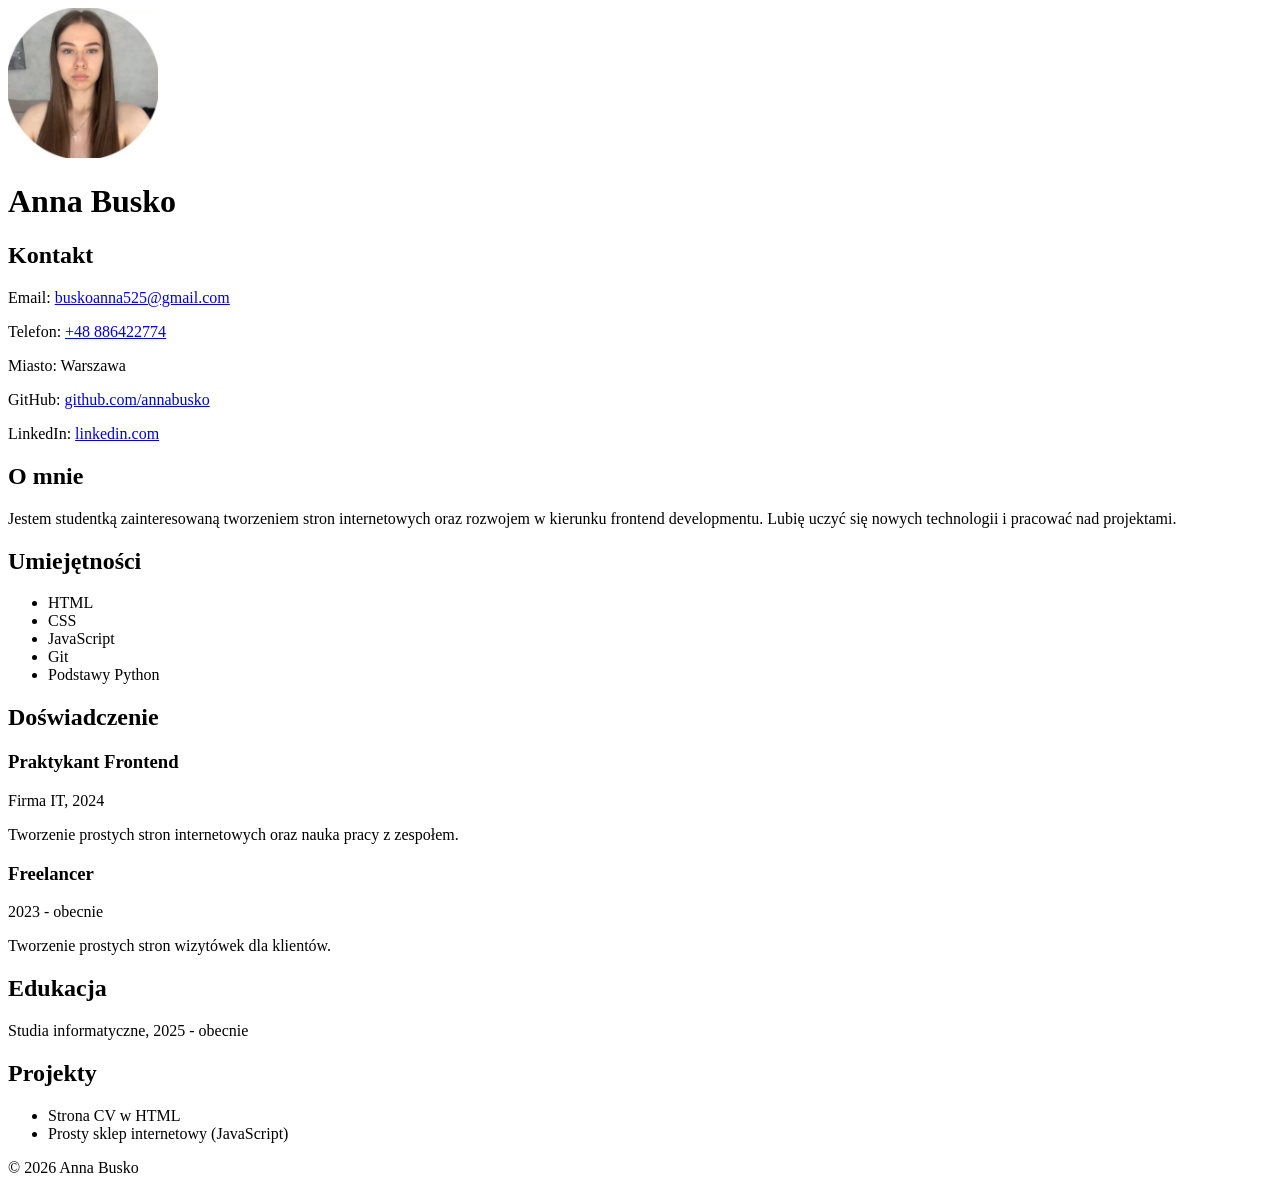
<file: zad1_cv/index.html>
<!DOCTYPE html>
<html lang="pl">
<head>
    <meta charset="UTF-8">
    <title>Anna Busko - CV</title>
</head>

<body>

<header>

    <img src="photo.jpeg" alt="Zdjęcie Anna Busko" width="150">

    <h1>Anna Busko</h1>
</header>

<main>

    <section>
        <h2>Kontakt</h2>
        <p>Email: <a href="mailto:buskoanna525@gmail.com">buskoanna525@gmail.com</a></p>
        <p>Telefon: <a href="tel:+48886422774">+48 886422774</a></p>
        <p>Miasto: Warszawa</p>

        <p>
            GitHub: 
            <a href="https://github.com/abusko1" target="_blank" rel="noopener noreferrer">
                github.com/annabusko
            </a>
        </p>

        <p>
            LinkedIn: 
            <a href="https://www.linkedin.com/in/anna-busko-4892923ba/" target="_blank" rel="noopener noreferrer">
                linkedin.com
            </a>
        </p>
    </section>

    <section>
        <h2>O mnie</h2>
        <p>
            Jestem studentką zainteresowaną tworzeniem stron internetowych oraz rozwojem w kierunku frontend developmentu.
            Lubię uczyć się nowych technologii i pracować nad projektami.
        </p>
    </section>

    <section>
        <h2>Umiejętności</h2>
        <ul>
            <li>HTML</li>
            <li>CSS</li>
            <li>JavaScript</li>
            <li>Git</li>
            <li>Podstawy Python</li>
        </ul>
    </section>

    <section>
        <h2>Doświadczenie</h2>

        <article>
            <h3>Praktykant Frontend</h3>
            <p>Firma IT, 2024</p>
            <p>Tworzenie prostych stron internetowych oraz nauka pracy z zespołem.</p>
        </article>

        <article>
            <h3>Freelancer</h3>
            <p>2023 - obecnie</p>
            <p>Tworzenie prostych stron wizytówek dla klientów.</p>
        </article>

    </section>

    <section>
        <h2>Edukacja</h2>
        <p>Studia informatyczne, 2025 - obecnie</p>
    </section>

    <section>
        <h2>Projekty</h2>
        <ul>
            <li>Strona CV w HTML</li>
            <li>Prosty sklep internetowy (JavaScript)</li>
        </ul>
    </section>

</main>

<footer>
    <p>© 2026 Anna Busko</p>
</footer>

</body>
</html>
</file>
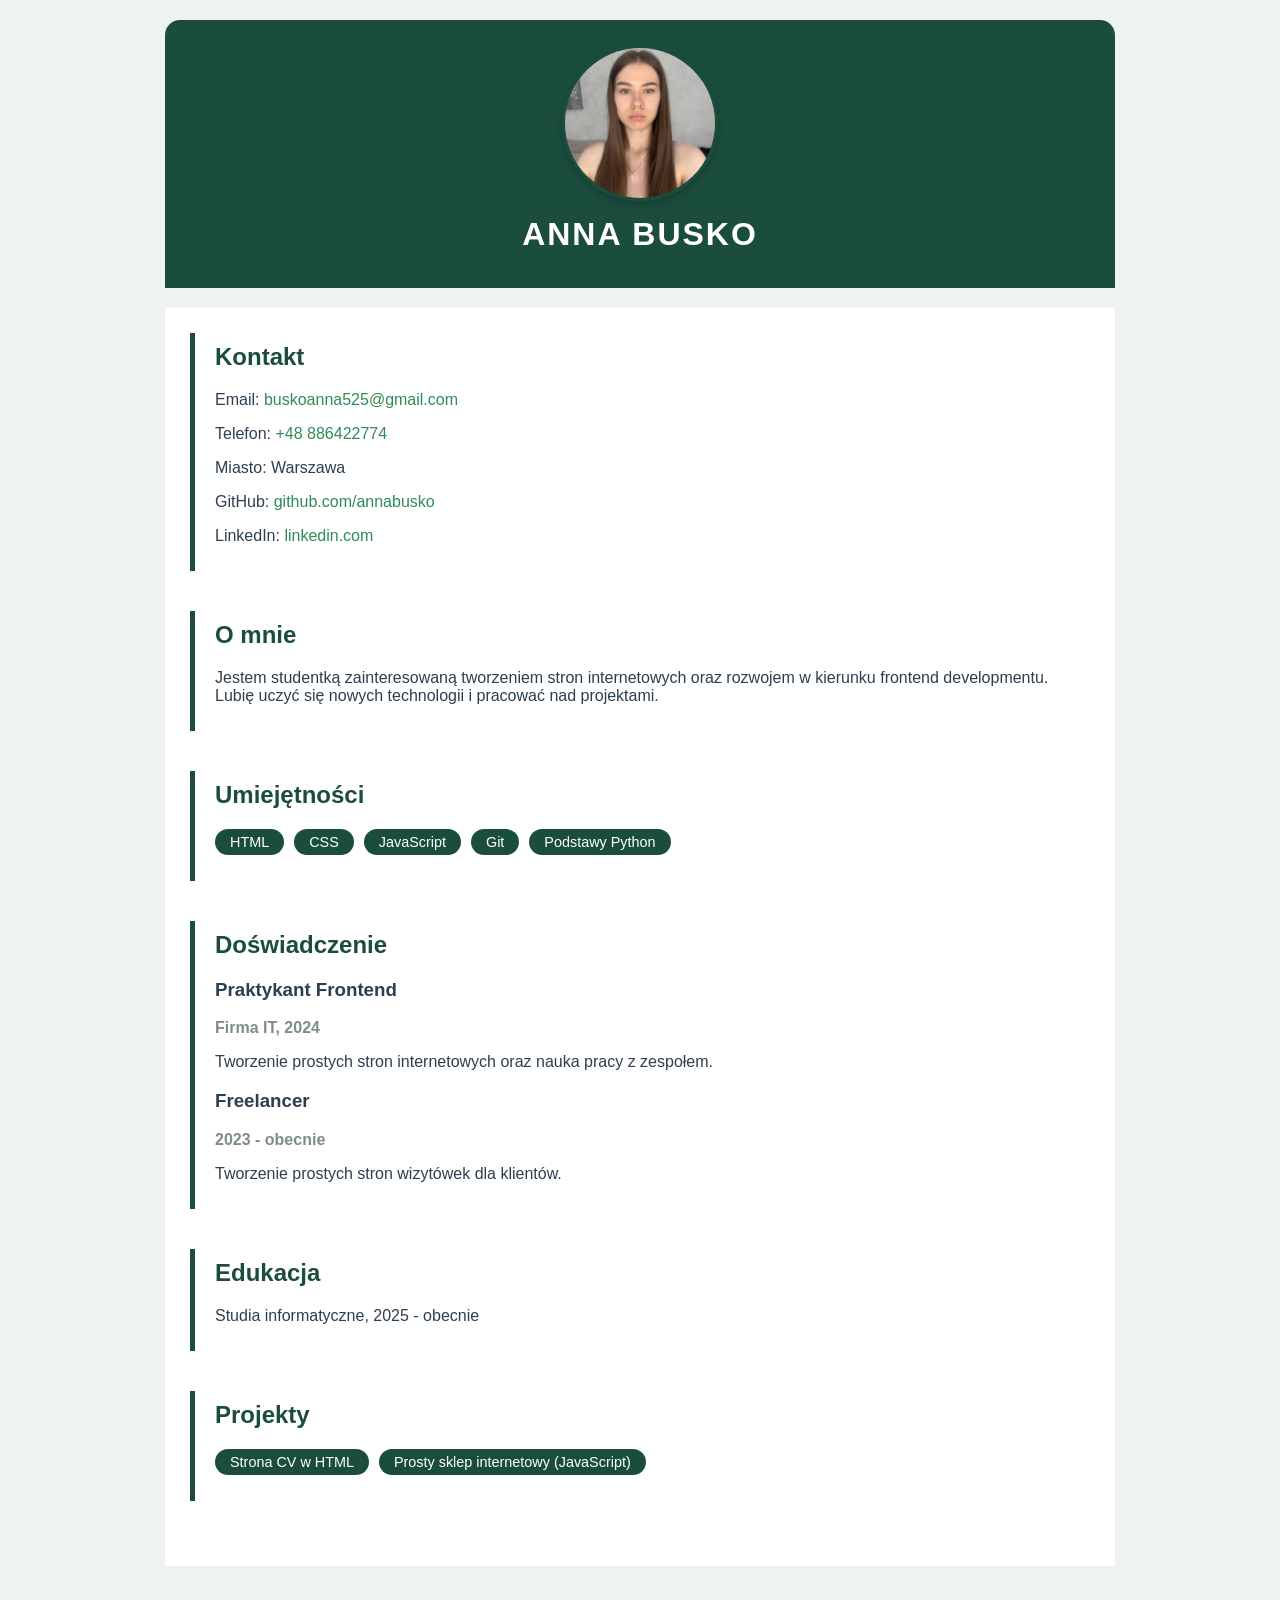
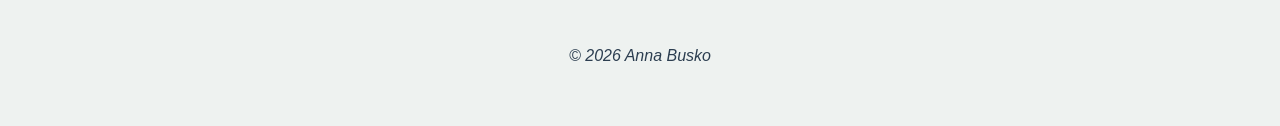
<file: zad2_css/index.html>
<!DOCTYPE html>
<html lang="pl">
<head>
    <meta charset="UTF-8">
    <meta name="viewport" content="width=device-width, initial-scale=1.0">
    <title>Anna Busko - CV</title>
    <link rel="stylesheet" href="styles.css">
</head>
<body>

<header>
    <img src="photo.jpeg" alt="Zdjęcie Anna Busko" class="profile-photo">
    <h1>Anna Busko</h1>
</header>

<main>
    <section>
        <h2>Kontakt</h2>
        <p>Email: <a href="mailto:buskoanna525@gmail.com">buskoanna525@gmail.com</a></p>
        <p>Telefon: <a href="tel:+48886422774">+48 886422774</a></p>
        <p>Miasto: Warszawa</p>
        <p>GitHub: <a href="https://github.com/abusko1" target="_blank" rel="noopener noreferrer">github.com/annabusko</a></p>
        <p>LinkedIn: <a href="https://www.linkedin.com/in/anna-busko-4892923ba/" target="_blank" rel="noopener noreferrer">linkedin.com</a></p>
    </section>

    <section>
        <h2>O mnie</h2>
        <p>Jestem studentką zainteresowaną tworzeniem stron internetowych oraz rozwojem w kierunku frontend developmentu. Lubię uczyć się nowych technologii i pracować nad projektami.</p>
    </section>

    <section>
        <h2>Umiejętności</h2>
        <ul>
            <li>HTML</li>
            <li>CSS</li>
            <li>JavaScript</li>
            <li>Git</li>
            <li>Podstawy Python</li>
        </ul>
    </section>

    <section>
        <h2>Doświadczenie</h2>
        <article>
            <h3>Praktykant Frontend</h3>
            <p class="date">Firma IT, 2024</p>
            <p>Tworzenie prostych stron internetowych oraz nauka pracy z zespołem.</p>
        </article>
        <article>
            <h3>Freelancer</h3>
            <p class="date">2023 - obecnie</p>
            <p>Tworzenie prostych stron wizytówek dla klientów.</p>
        </article>
    </section>

    <section>
        <h2>Edukacja</h2>
        <p>Studia informatyczne, 2025 - obecnie</p>
    </section>

    <section>
        <h2>Projekty</h2>
        <ul>
            <li>Strona CV w HTML</li>
            <li>Prosty sklep internetowy (JavaScript)</li>
        </ul>
    </section>
</main>

<footer>
    <p>© 2026 Anna Busko</p>
</footer>

</body>
</html>
</file>
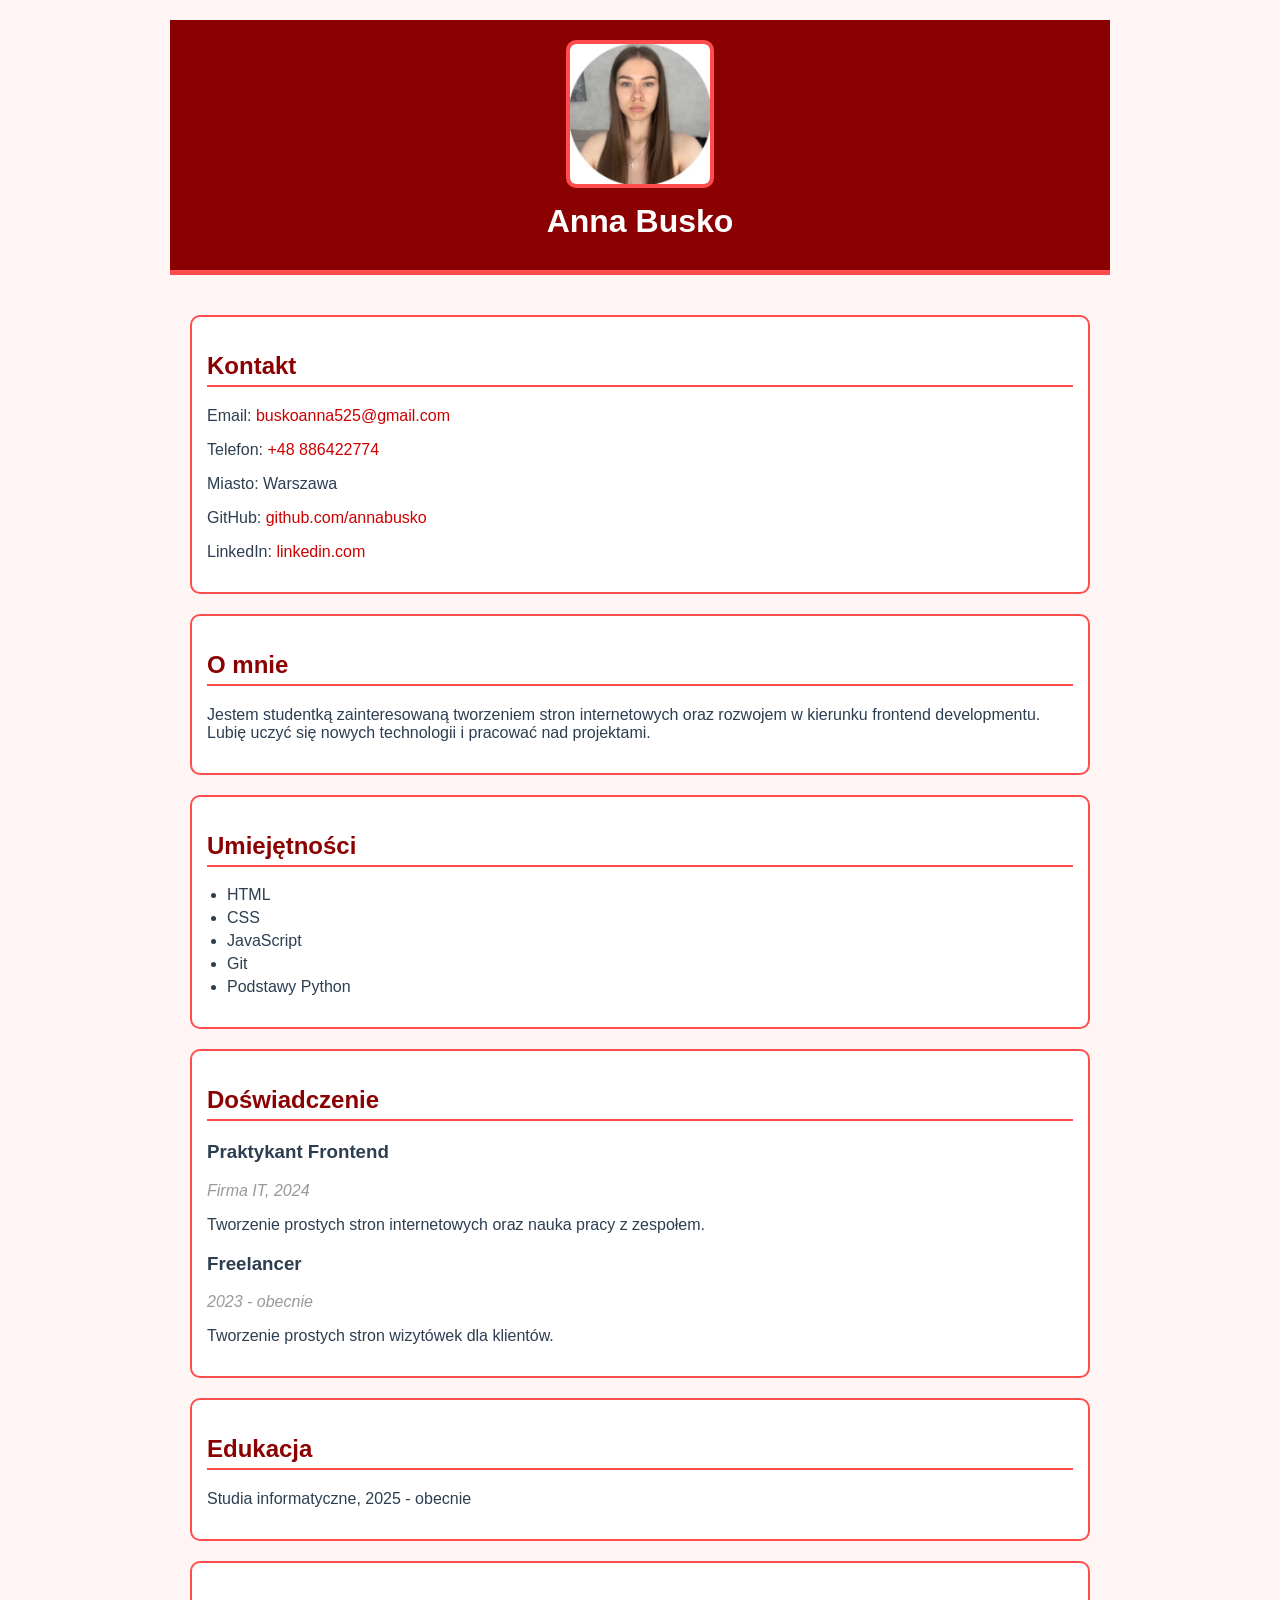
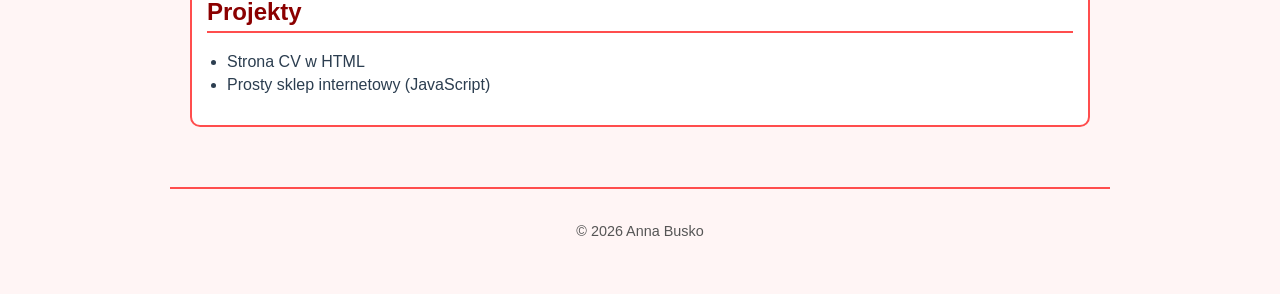
<file: zad3_motyw/index.html>
<!DOCTYPE html>
<html lang="pl">
<head>
    <meta charset="UTF-8">
    <meta name="viewport" content="width=device-width, initial-scale=1.0">
    <title>Anna Busko - CV</title>
    <link rel="stylesheet" href="red.css">
</head>
<body>

<header>
    <img src="photo.jpeg" alt="Zdjęcie Anna Busko" class="profile-photo">
    <h1>Anna Busko</h1>
</header>

<main>
    <section>
        <h2>Kontakt</h2>
        <p>Email: <a href="mailto:buskoanna525@gmail.com">buskoanna525@gmail.com</a></p>
        <p>Telefon: <a href="tel:+48886422774">+48 886422774</a></p>
        <p>Miasto: Warszawa</p>
        <p>GitHub: <a href="https://github.com/abusko1" target="_blank" rel="noopener noreferrer">github.com/annabusko</a></p>
        <p>LinkedIn: <a href="https://www.linkedin.com/in/anna-busko-4892923ba/" target="_blank" rel="noopener noreferrer">linkedin.com</a></p>
    </section>

    <section>
        <h2>O mnie</h2>
        <p>Jestem studentką zainteresowaną tworzeniem stron internetowych oraz rozwojem w kierunku frontend developmentu. Lubię uczyć się nowych technologii i pracować nad projektami.</p>
    </section>

    <section>
        <h2>Umiejętności</h2>
        <ul>
            <li>HTML</li>
            <li>CSS</li>
            <li>JavaScript</li>
            <li>Git</li>
            <li>Podstawy Python</li>
        </ul>
    </section>

    <section>
        <h2>Doświadczenie</h2>
        <article>
            <h3>Praktykant Frontend</h3>
            <p class="date">Firma IT, 2024</p>
            <p>Tworzenie prostych stron internetowych oraz nauka pracy z zespołem.</p>
        </article>
        <article>
            <h3>Freelancer</h3>
            <p class="date">2023 - obecnie</p>
            <p>Tworzenie prostych stron wizytówek dla klientów.</p>
        </article>
    </section>

    <section>
        <h2>Edukacja</h2>
        <p>Studia informatyczne, 2025 - obecnie</p>
    </section>

    <section>
        <h2>Projekty</h2>
        <ul>
            <li>Strona CV w HTML</li>
            <li>Prosty sklep internetowy (JavaScript)</li>
        </ul>
    </section>
</main>

<footer>
    <p>© 2026 Anna Busko</p>
</footer>

</body>
</html>
</file>
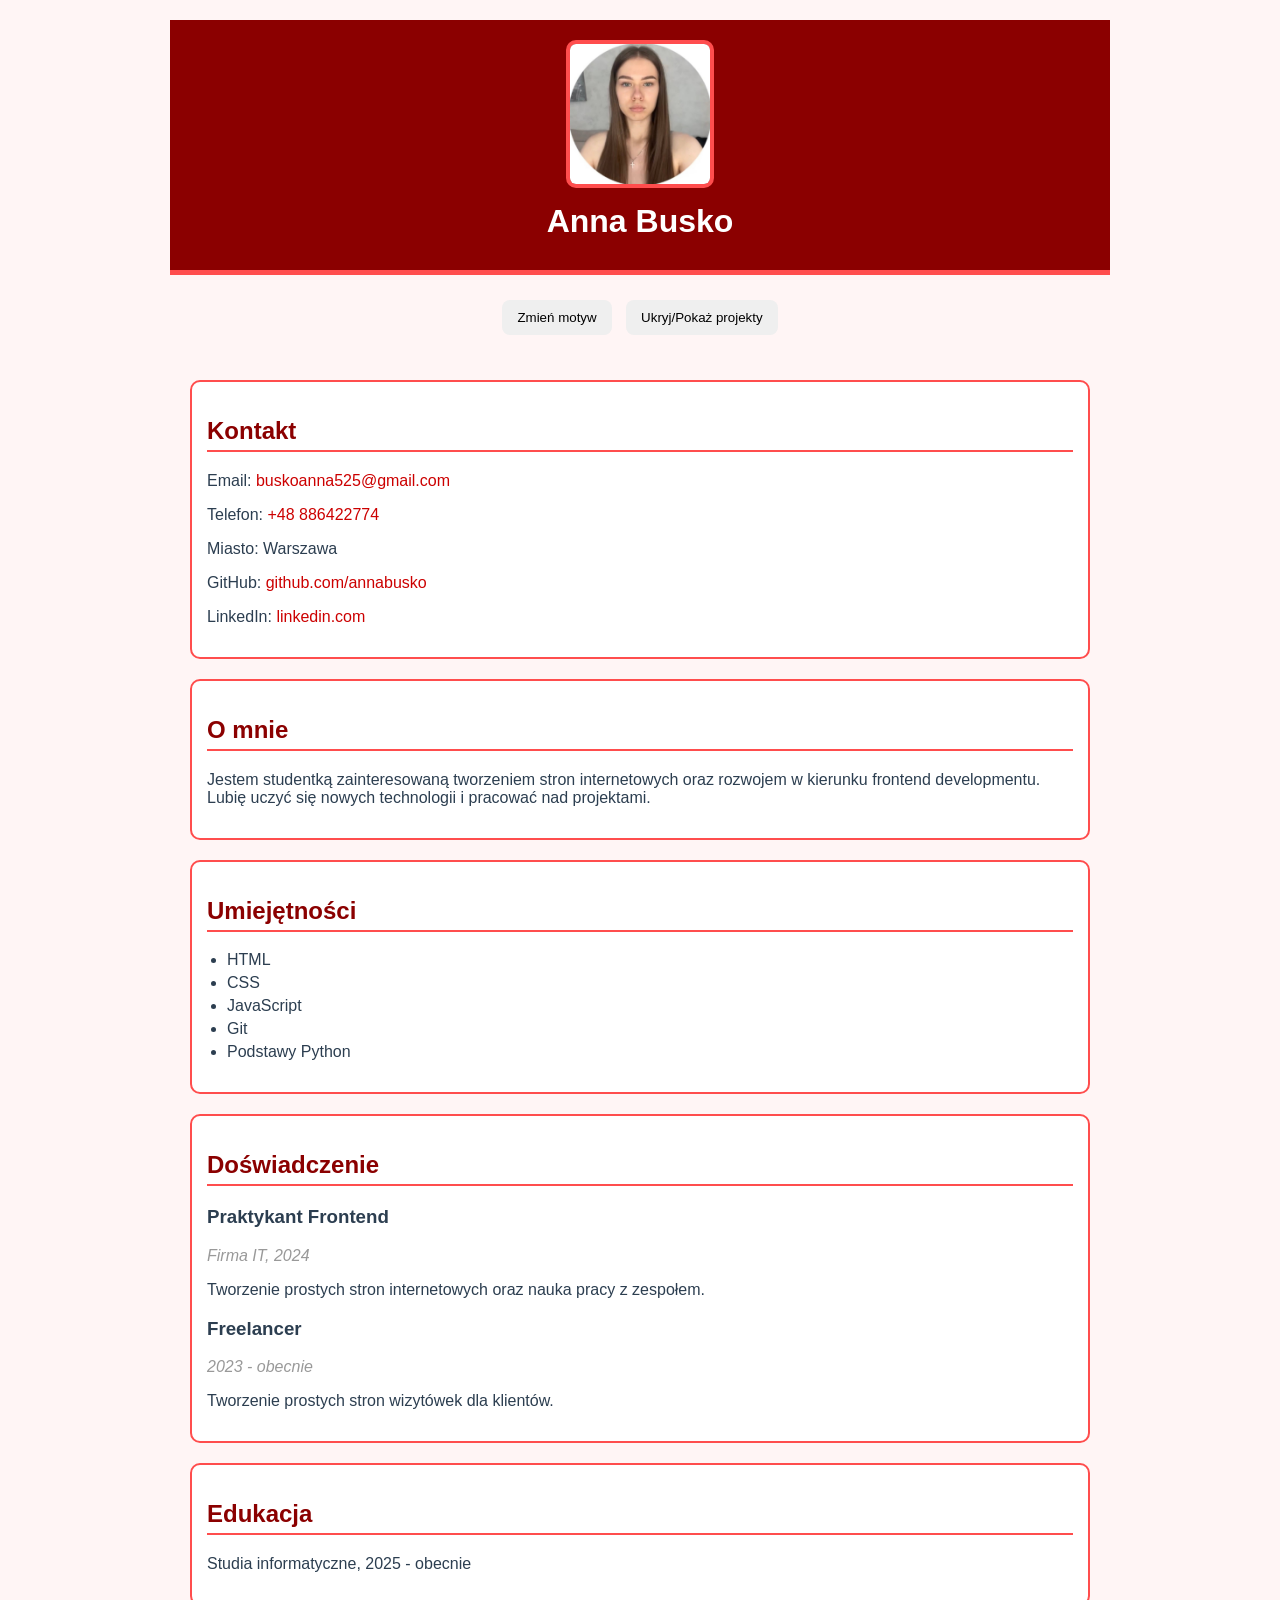
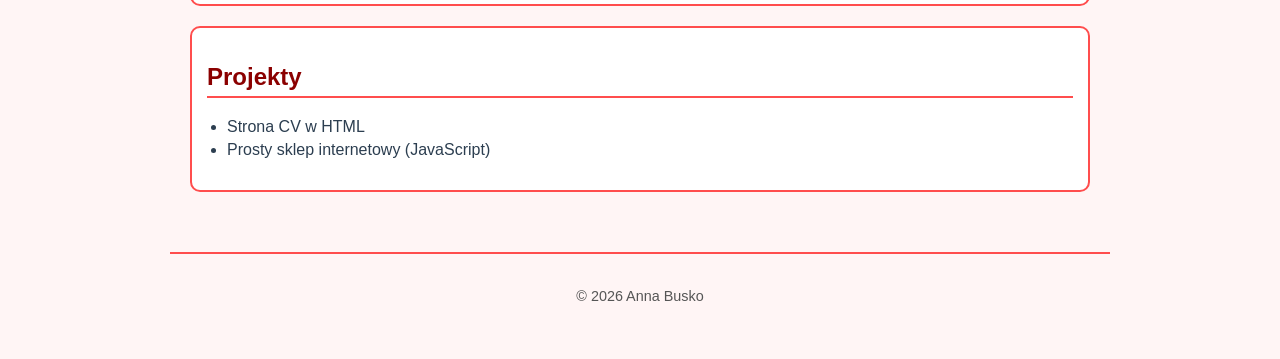
<file: zad4/index.html>
<!DOCTYPE html>
<html lang="pl">
<head>
    <meta charset="UTF-8">
    <meta name="viewport" content="width=device-width, initial-scale=1.0">
    <title>Anna Busko - CV</title>
    <link rel="stylesheet" href="red.css">
</head>
<body>

<header>
    <img src="photo.jpeg" alt="Zdjęcie Anna Busko" class="profile-photo">
    <h1>Anna Busko</h1>
</header>
<div class="buttons">
    <button id="themeBtn">Zmień motyw</button>
    <button id="toggleBtn">Ukryj/Pokaż projekty</button>
</div>
<main>
    <section>
        <h2>Kontakt</h2>
        <p>Email: <a href="mailto:buskoanna525@gmail.com">buskoanna525@gmail.com</a></p>
        <p>Telefon: <a href="tel:+48886422774">+48 886422774</a></p>
        <p>Miasto: Warszawa</p>
        <p>GitHub: <a href="https://github.com/abusko1" target="_blank" rel="noopener noreferrer">github.com/annabusko</a></p>
        <p>LinkedIn: <a href="https://www.linkedin.com/in/anna-busko-4892923ba/" target="_blank" rel="noopener noreferrer">linkedin.com</a></p>
    </section>

    <section>
        <h2>O mnie</h2>
        <p>Jestem studentką zainteresowaną tworzeniem stron internetowych oraz rozwojem w kierunku frontend developmentu. Lubię uczyć się nowych technologii i pracować nad projektami.</p>
    </section>

    <section>
        <h2>Umiejętności</h2>
        <ul>
            <li>HTML</li>
            <li>CSS</li>
            <li>JavaScript</li>
            <li>Git</li>
            <li>Podstawy Python</li>
        </ul>
    </section>

    <section>
        <h2>Doświadczenie</h2>
        <article>
            <h3>Praktykant Frontend</h3>
            <p class="date">Firma IT, 2024</p>
            <p>Tworzenie prostych stron internetowych oraz nauka pracy z zespołem.</p>
        </article>
        <article>
            <h3>Freelancer</h3>
            <p class="date">2023 - obecnie</p>
            <p>Tworzenie prostych stron wizytówek dla klientów.</p>
        </article>
    </section>

    <section>
        <h2>Edukacja</h2>
        <p>Studia informatyczne, 2025 - obecnie</p>
    </section>

    <section id="projekty">
        <h2>Projekty</h2>
        <ul>
            <li>Strona CV w HTML</li>
            <li>Prosty sklep internetowy (JavaScript)</li>
        </ul>
    </section>
</main>

<footer>
    <p>© 2026 Anna Busko</p>
</footer>
<script src="script.js"></script>
</body>
</html>
</file>
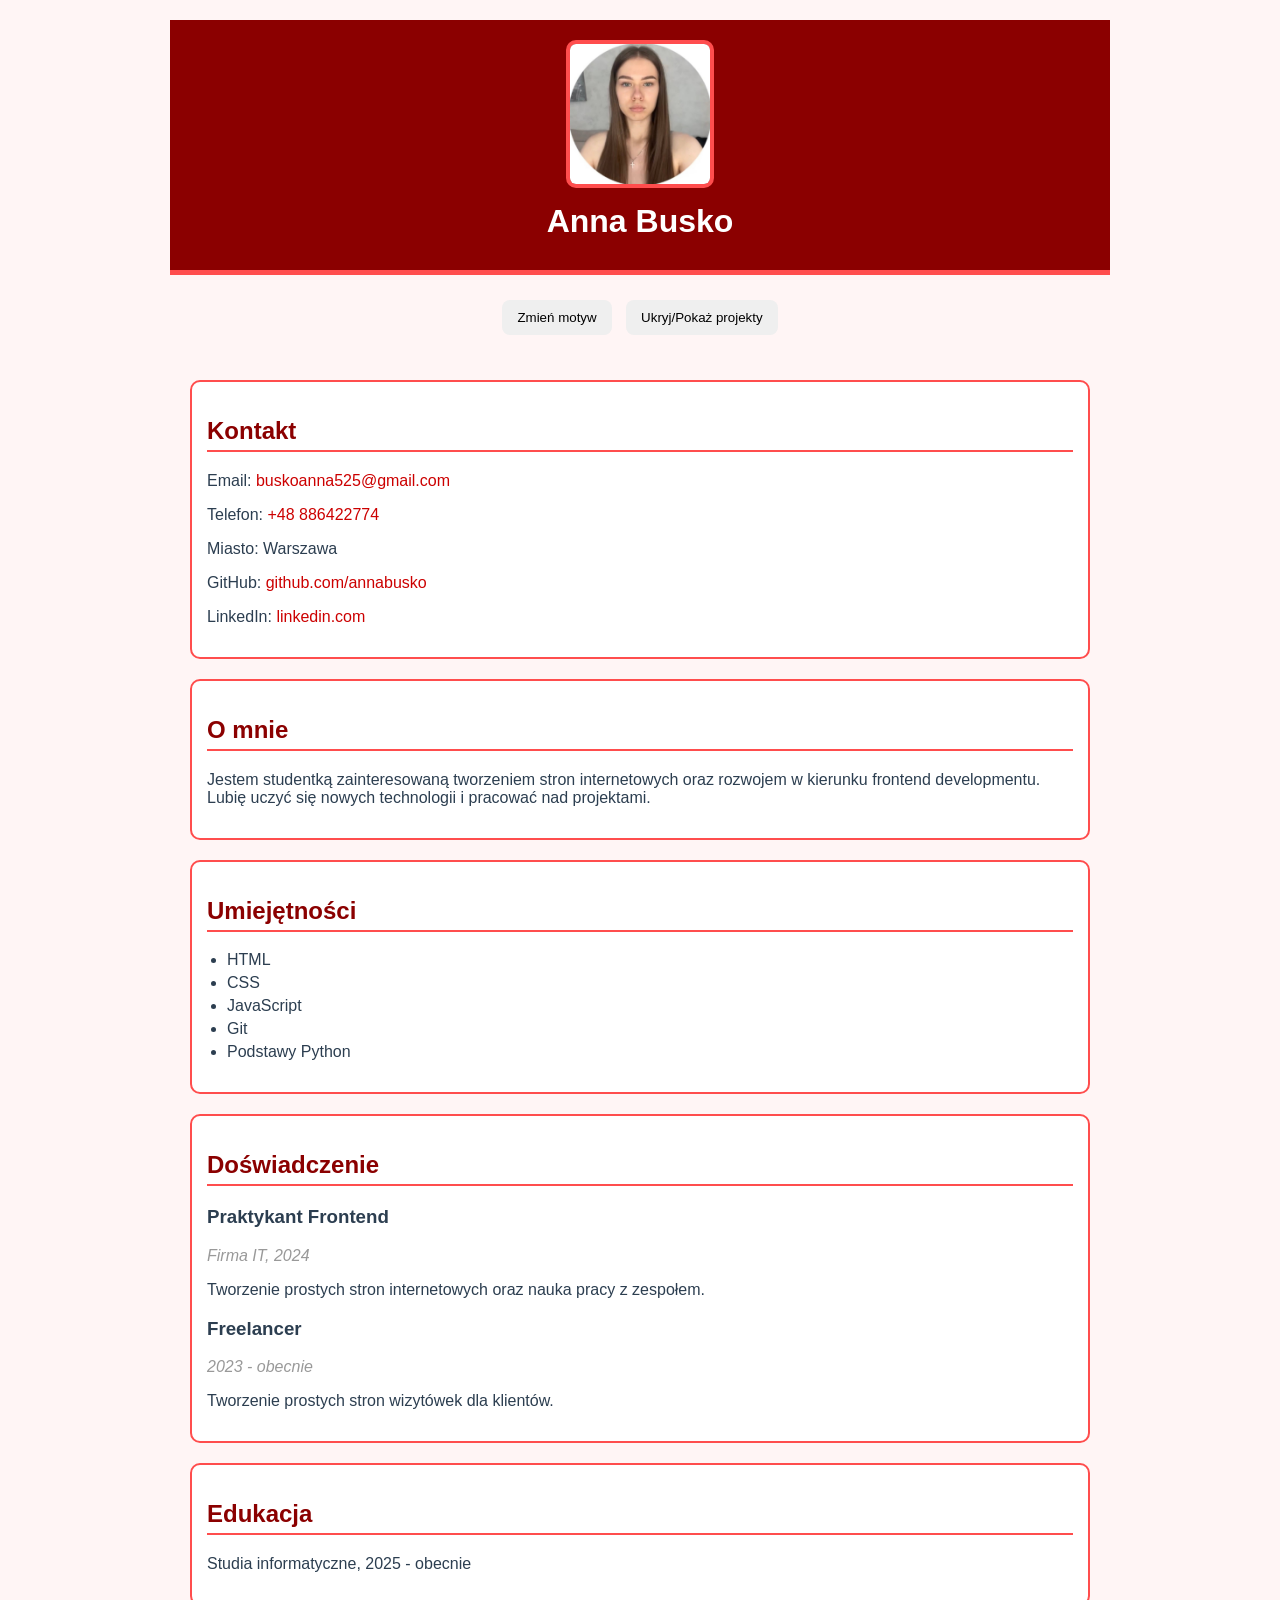
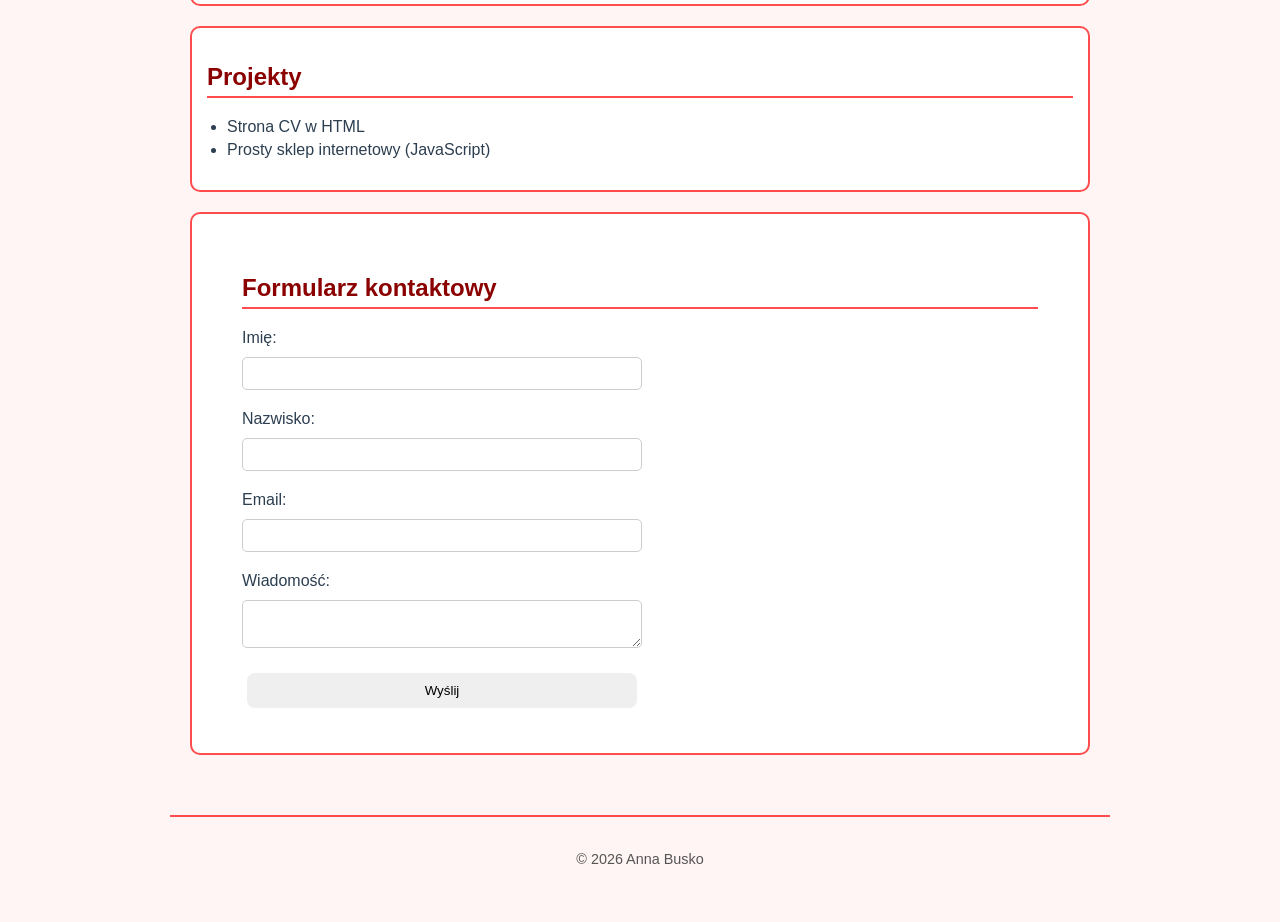
<file: zad5/index.html>
<!DOCTYPE html>
<html lang="pl">
<head>
    <meta charset="UTF-8">
    <meta name="viewport" content="width=device-width, initial-scale=1.0">
    <title>Anna Busko - CV</title>
    <link rel="stylesheet" href="red.css">
</head>
<body>

<header>
    <img src="photo.jpeg" alt="Zdjęcie Anna Busko" class="profile-photo">
    <h1>Anna Busko</h1>
</header>
<div class="buttons">
    <button id="themeBtn">Zmień motyw</button>
    <button id="toggleBtn">Ukryj/Pokaż projekty</button>
</div>
<main>
    <section>
        <h2>Kontakt</h2>
        <p>Email: <a href="mailto:buskoanna525@gmail.com">buskoanna525@gmail.com</a></p>
        <p>Telefon: <a href="tel:+48886422774">+48 886422774</a></p>
        <p>Miasto: Warszawa</p>
        <p>GitHub: <a href="https://github.com/abusko1" target="_blank" rel="noopener noreferrer">github.com/annabusko</a></p>
        <p>LinkedIn: <a href="https://www.linkedin.com/in/anna-busko-4892923ba/" target="_blank" rel="noopener noreferrer">linkedin.com</a></p>
    </section>

    <section>
        <h2>O mnie</h2>
        <p>Jestem studentką zainteresowaną tworzeniem stron internetowych oraz rozwojem w kierunku frontend developmentu. Lubię uczyć się nowych technologii i pracować nad projektami.</p>
    </section>

    <section>
        <h2>Umiejętności</h2>
        <ul>
            <li>HTML</li>
            <li>CSS</li>
            <li>JavaScript</li>
            <li>Git</li>
            <li>Podstawy Python</li>
        </ul>
    </section>

    <section>
        <h2>Doświadczenie</h2>
        <article>
            <h3>Praktykant Frontend</h3>
            <p class="date">Firma IT, 2024</p>
            <p>Tworzenie prostych stron internetowych oraz nauka pracy z zespołem.</p>
        </article>
        <article>
            <h3>Freelancer</h3>
            <p class="date">2023 - obecnie</p>
            <p>Tworzenie prostych stron wizytówek dla klientów.</p>
        </article>
    </section>

    <section>
        <h2>Edukacja</h2>
        <p>Studia informatyczne, 2025 - obecnie</p>
    </section>

    <section id="projekty">
        <h2>Projekty</h2>
        <ul>
            <li>Strona CV w HTML</li>
            <li>Prosty sklep internetowy (JavaScript)</li>
        </ul>
    </section>


    <section id="form-section">
        <h2>Formularz kontaktowy</h2>
    
        <form id="contactForm">
    
            <label>Imię:</label>
            <input type="text" id="firstName">
            <small class="error" id="firstNameError"></small>
    
            <label>Nazwisko:</label>
            <input type="text" id="lastName">
            <small class="error" id="lastNameError"></small>
    
            <label>Email:</label>
            <input type="text" id="email">
            <small class="error" id="emailError"></small>
    
            <label>Wiadomość:</label>
            <textarea id="message"></textarea>
            <small class="error" id="messageError"></small>
    
            <button type="submit">Wyślij</button>
        </form>
    </section>
    
</main>

<footer>
    <p>© 2026 Anna Busko</p>
</footer>
<script src="script.js"></script>
</body>
</html>
</file>
<file: zad2_css/styles.css>
/* Zmiana fontu na nowoczesny systemowy i ustawienie marginesów body */
body {
    font-family: "Trebuchet MS", Helvetica, sans-serif;
    background-color: #eef2f0; /* Bardzo jasny, szary odcień zieleni */
    margin: 0;
    padding: 0;
    display: flex;
    flex-direction: column;
    align-items: center;
    color: #2c3e50;
}

/* Kontener na całą zawartość - ustawienie marginesów i szerokości */
main, header, footer {
    width: 90%;
    max-width: 900px;
    margin: 20px 0;
    padding: 25px;
    background-color: #ffffff;
}

/* Kolor przewodni - Głęboka zieleń (Forest Green) */
header {
    background-color: #1b4d3e; /* Ciemnozielony panel */
    color: #ffffff;
    text-align: center;
    border-radius: 15px 15px 0 0;
    margin-bottom: 0;
}

header h1 {
    margin: 10px 0;
    letter-spacing: 2px;
    text-transform: uppercase;
}

/* Zdjęcie profilowe */
.profile-photo {
    width: 130px;
    height: 130px;
    object-fit: cover;
    border: 4px solid #ffffff;
    box-shadow: 0 4px 10px rgba(0,0,0,0.2);
}

/* Sekcje z zielonym akcentem */
section {
    padding: 10px 0;
    border-left: 5px solid #1b4d3e; /* Zielony pasek z boku sekcji */
    padding-left: 20px;
    margin-bottom: 40px;
}

h2 {
    color: #1b4d3e;
    font-size: 1.5rem;
    margin-top: 0;
}

/* Stylizacja linków w kolorze zielonym */
a {
    color: #2e8b57;
    text-decoration: none;
    transition: 0.3s;
}

a:hover {
    color: #1b4d3e;
    font-weight: bold;
}

.profile-photo {
    width: 150px;
    height: 150px;
    border-radius: 50%;
    object-fit: cover;
    border: 3px solid #1b4d3e;
    display: block;
    margin: 0 auto 15px auto;
}

/* Umiejętności - kafelki */
ul {
    list-style: none;
    padding: 0;
    display: flex;
    flex-wrap: wrap;
    gap: 10px;
}

ul li {
    background-color: #1b4d3e;
    color: white;
    padding: 5px 15px;
    border-radius: 20px;
    font-size: 0.9rem;
}

/* Stopka */
footer {
    background: transparent;
    text-align: center;
    font-style: italic;
    border: none;
}

/* Klasa pomocnicza dla daty */
.date {
    color: #7f8c8d;
    font-weight: bold;
    display: block;
    margin-bottom: 5px;
}
</file>
<file: zad3_motyw/red.css>
body {
    font-family: Arial, sans-serif;
    background-color: #fff5f5;
    margin: 0;
    padding: 0;
    color: #2c3e50;
}


main, header, footer {
    width: 90%;
    max-width: 900px;
    margin: 20px auto;
    padding: 20px;
}

/* HEADER */
header {
    background-color: #8b0000;
    color: white;
    text-align: center;
    border-bottom: 5px solid #ff4d4d;
    border-radius: 0; 
}

header h1 {
    margin: 10px 0;
}


.profile-photo {
    width: 140px;
    height: 140px;
    border-radius: 10px; 
    object-fit: cover;
    border: 4px solid #ff4d4d;
    display: block;
    margin: 0 auto 15px auto;
}


section {
    background-color: #ffffff;
    margin-bottom: 20px;
    padding: 15px;
    border: 2px solid #ff4d4d;
    border-radius: 10px;
}


h2 {
    color: #8b0000;
    border-bottom: 2px solid #ff4d4d;
    padding-bottom: 5px;
}


a {
    color: #cc0000;
    text-decoration: none;
}

a:hover {
    text-decoration: underline;
}


ul {
    padding-left: 20px;
}

ul li {
    margin-bottom: 5px;
}


article {
    margin-bottom: 15px;
}


.date {
    color: #999;
    font-style: italic;
}


footer {
    text-align: center;
    font-size: 0.9rem;
    color: #555;
    border-top: 2px solid #ff4d4d;
}
</file>
<file: zad4/red.css>
body {
    font-family: Arial, sans-serif;
    background-color: #fff5f5;
    margin: 0;
    padding: 0;
    color: #2c3e50;
}

main, header, footer {
    width: 90%;
    max-width: 900px;
    margin: 20px auto;
    padding: 20px;
}

/* HEADER */
header {
    background-color: #8b0000;
    color: white;
    text-align: center;
    border-bottom: 5px solid #ff4d4d;
    border-radius: 0;
}

header h1 {
    margin: 10px 0;
}

.profile-photo {
    width: 140px;
    height: 140px;
    border-radius: 10px; 
    object-fit: cover;
    border: 4px solid #ff4d4d;
    display: block;
    margin: 0 auto 15px auto;
}

section {
    background-color: #ffffff;
    margin-bottom: 20px;
    padding: 15px;
    border: 2px solid #ff4d4d;
    border-radius: 10px;
}

h2 {
    color: #8b0000;
    border-bottom: 2px solid #ff4d4d;
    padding-bottom: 5px;
}

a {
    color: #cc0000;
    text-decoration: none;
}

a:hover {
    text-decoration: underline;
}

ul {
    padding-left: 20px;
}

ul li {
    margin-bottom: 5px;
}

article {
    margin-bottom: 15px;
}

.date {
    color: #999;
    font-style: italic;
}

footer {
    text-align: center;
    font-size: 0.9rem;
    color: #555;
    border-top: 2px solid #ff4d4d;
}



.buttons {
    margin: 20px;
    text-align: center;
}

button {
    padding: 10px 15px;
    margin: 5px;
    border: none;
    cursor: pointer;
    border-radius: 8px;
}

button:hover {
    opacity: 0.8;
}
</file>
<file: zad5/red.css>
body {
    font-family: Arial, sans-serif;
    background-color: #fff5f5;
    margin: 0;
    padding: 0;
    color: #2c3e50;
}

main, header, footer {
    width: 90%;
    max-width: 900px;
    margin: 20px auto;
    padding: 20px;
}

/* HEADER */
header {
    background-color: #8b0000;
    color: white;
    text-align: center;
    border-bottom: 5px solid #ff4d4d;
    border-radius: 0;
}

header h1 {
    margin: 10px 0;
}

.profile-photo {
    width: 140px;
    height: 140px;
    border-radius: 10px; 
    object-fit: cover;
    border: 4px solid #ff4d4d;
    display: block;
    margin: 0 auto 15px auto;
}

section {
    background-color: #ffffff;
    margin-bottom: 20px;
    padding: 15px;
    border: 2px solid #ff4d4d;
    border-radius: 10px;
}

h2 {
    color: #8b0000;
    border-bottom: 2px solid #ff4d4d;
    padding-bottom: 5px;
}

a {
    color: #cc0000;
    text-decoration: none;
}

a:hover {
    text-decoration: underline;
}

ul {
    padding-left: 20px;
}

ul li {
    margin-bottom: 5px;
}

article {
    margin-bottom: 15px;
}

.date {
    color: #999;
    font-style: italic;
}

footer {
    text-align: center;
    font-size: 0.9rem;
    color: #555;
    border-top: 2px solid #ff4d4d;
}



.buttons {
    margin: 20px;
    text-align: center;
}

button {
    padding: 10px 15px;
    margin: 5px;
    border: none;
    cursor: pointer;
    border-radius: 8px;
}

button:hover {
    opacity: 0.8;
}




#form-section {
    padding: 40px 50px;
}

form {
    display: flex;
    flex-direction: column;
    gap: 10px;
    max-width: 400px;
}

input, textarea {
    padding: 8px;
    border: 1px solid #ccc;
    border-radius: 5px;
}

.error {
    color: red;
    font-size: 0.8rem;
}
</file>
